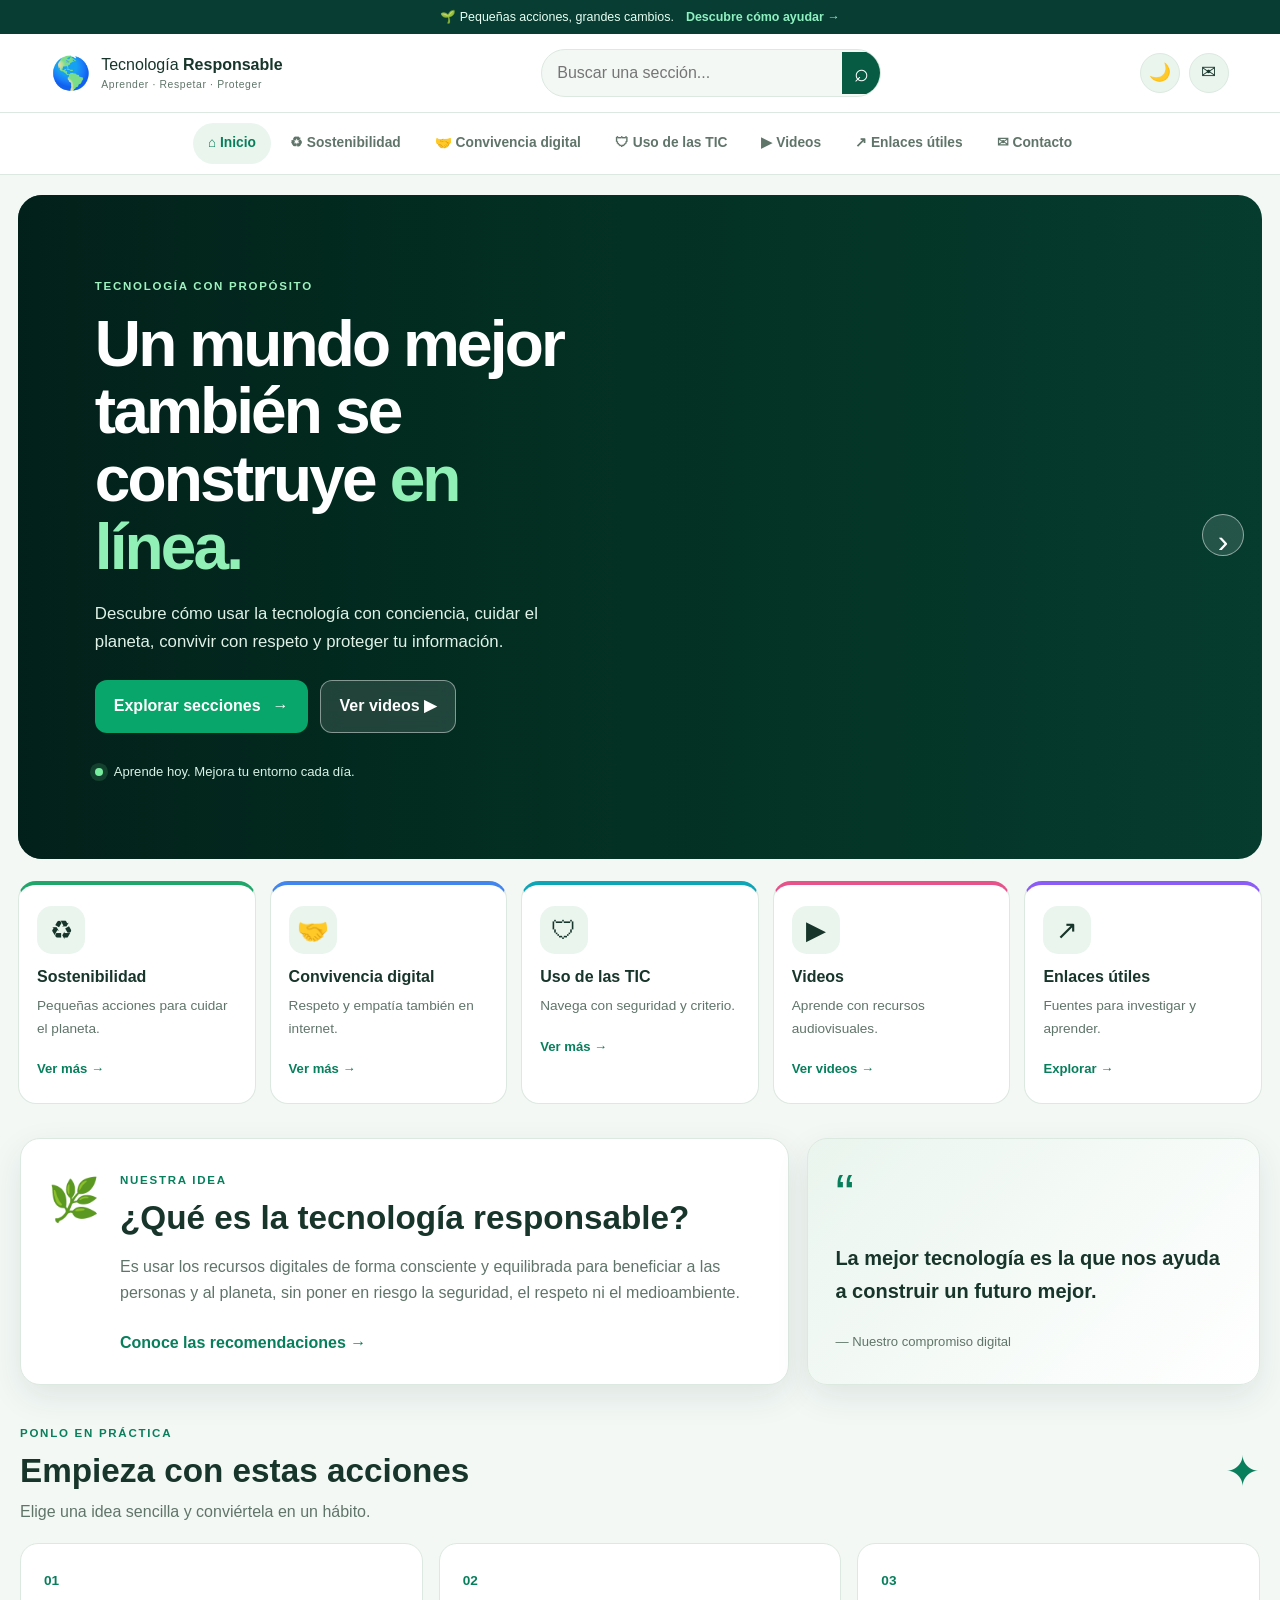
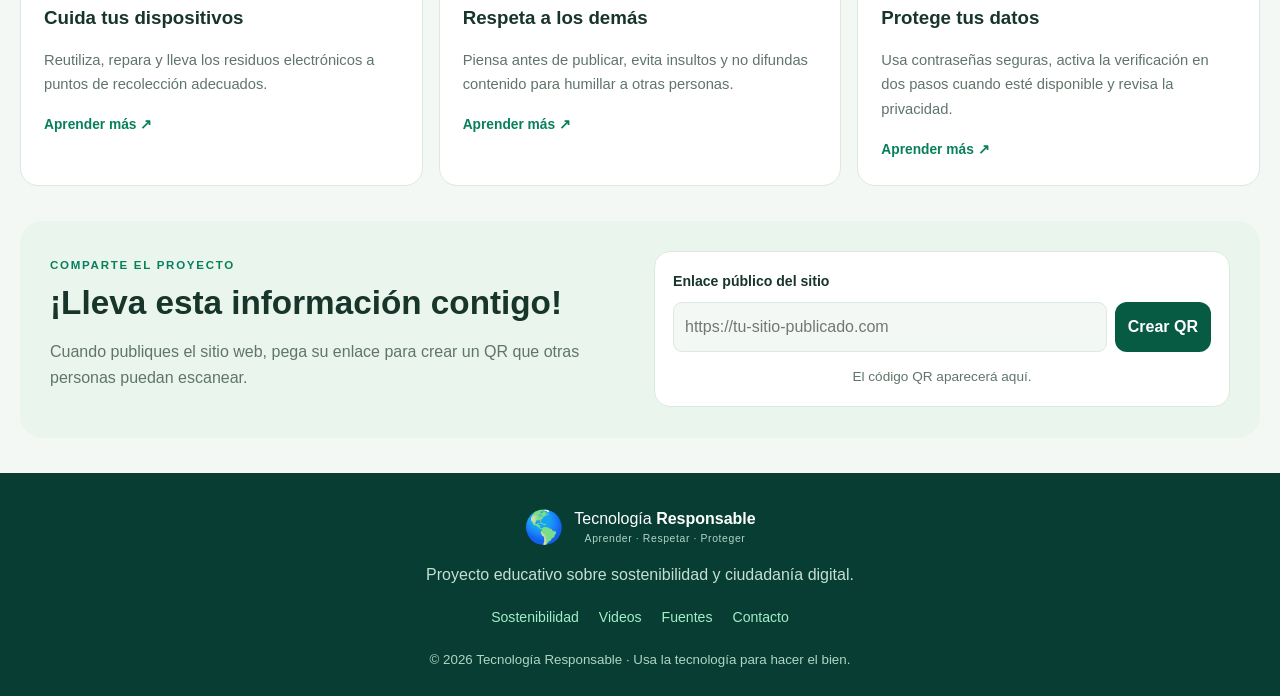
<file: index.html>
<!DOCTYPE html>
<html lang="es">
<head>
  <meta charset="UTF-8">
  <meta name="viewport" content="width=device-width, initial-scale=1.0">
  <meta name="description" content="Aprende sobre sostenibilidad, convivencia digital y uso responsable de las TIC.">
  <title>Tecnología Responsable | Inicio</title>
  <link rel="stylesheet" href="style.css">
  <script src="script.js" defer></script>
</head>
<body>
  <div class="announcement"><span>🌱 Pequeñas acciones, grandes cambios.</span><a href="sostenibilidad.html">Descubre cómo ayudar →</a></div>
  <header class="topbar">
    <a class="brand" href="index.html"><span class="brand-icon">🌎</span><span>Tecnología <b>Responsable</b><small>Aprender · Respetar · Proteger</small></span></a>
    <form class="search" role="search" data-search-form>
      <input type="search" placeholder="Buscar una sección..." aria-label="Buscar en el sitio" data-search-input>
      <button aria-label="Buscar" type="submit">⌕</button>
    </form>
    <div class="top-actions">
      <button class="icon-button" data-theme-toggle aria-label="Cambiar modo claro u oscuro" title="Cambiar tema">🌙</button>
      <a class="icon-button" href="contacto.html" aria-label="Contacto" title="Contacto">✉</a>
      <button class="menu-toggle" data-menu-toggle aria-label="Abrir menú">☰</button>
    </div>
  </header>
  <nav class="main-nav" data-main-nav aria-label="Navegación principal">
    <a class="active" href="index.html">⌂ Inicio</a>
    <a href="sostenibilidad.html">♻ Sostenibilidad</a>
    <a href="convivencia.html">🤝 Convivencia digital</a>
    <a href="tic.html">🛡 Uso de las TIC</a>
    <a href="videos.html">▶ Videos</a>
    <a href="enlaces.html">↗ Enlaces útiles</a>
    <a href="contacto.html">✉ Contacto</a>
  </nav>

  <main>
    <section class="hero">
      <div class="hero-shade"></div>
      <div class="hero-content">
        <span class="eyebrow">TECNOLOGÍA CON PROPÓSITO</span>
        <h1>Un mundo mejor<br>también se construye <span>en línea.</span></h1>
        <p>Descubre cómo usar la tecnología con conciencia, cuidar el planeta, convivir con respeto y proteger tu información.</p>
        <div class="hero-buttons">
          <a class="button primary" href="#explorar">Explorar secciones <span>→</span></a>
          <a class="button glass" href="videos.html">Ver videos ▶</a>
        </div>
        <div class="hero-note"><span class="live-dot"></span> Aprende hoy. Mejora tu entorno cada día.</div>
      </div>
      <a class="hero-next" href="sostenibilidad.html" aria-label="Ir a sostenibilidad">›</a>
    </section>

    <section class="quick-strip" id="explorar" aria-label="Accesos rápidos">
      <a class="quick-card green" href="sostenibilidad.html"><span class="quick-icon">♻</span><h3>Sostenibilidad</h3><p>Pequeñas acciones para cuidar el planeta.</p><span class="card-link">Ver más →</span></a>
      <a class="quick-card blue" href="convivencia.html"><span class="quick-icon">🤝</span><h3>Convivencia digital</h3><p>Respeto y empatía también en internet.</p><span class="card-link">Ver más →</span></a>
      <a class="quick-card cyan" href="tic.html"><span class="quick-icon">🛡</span><h3>Uso de las TIC</h3><p>Navega con seguridad y criterio.</p><span class="card-link">Ver más →</span></a>
      <a class="quick-card pink" href="videos.html"><span class="quick-icon">▶</span><h3>Videos</h3><p>Aprende con recursos audiovisuales.</p><span class="card-link">Ver videos →</span></a>
      <a class="quick-card purple" href="enlaces.html"><span class="quick-icon">↗</span><h3>Enlaces útiles</h3><p>Fuentes para investigar y aprender.</p><span class="card-link">Explorar →</span></a>
    </section>

    <section class="intro-grid">
      <article class="feature-panel">
        <div class="feature-symbol">🌿</div>
        <div><span class="eyebrow">NUESTRA IDEA</span><h2>¿Qué es la tecnología responsable?</h2><p>Es usar los recursos digitales de forma consciente y equilibrada para beneficiar a las personas y al planeta, sin poner en riesgo la seguridad, el respeto ni el medioambiente.</p><a class="text-link" href="tic.html">Conoce las recomendaciones →</a></div>
      </article>
      <article class="quote-panel"><span class="quote-mark">“</span><p>La mejor tecnología es la que nos ayuda a construir un futuro mejor.</p><span>— Nuestro compromiso digital</span></article>
    </section>

    <section class="section-block">
      <div class="section-heading"><div><span class="eyebrow">PONLO EN PRÁCTICA</span><h2>Empieza con estas acciones</h2><p>Elige una idea sencilla y conviértela en un hábito.</p></div><span class="heading-icon">✦</span></div>
      <div class="action-grid">
        <article class="action-card"><span class="number">01</span><h3>Cuida tus dispositivos</h3><p>Reutiliza, repara y lleva los residuos electrónicos a puntos de recolección adecuados.</p><a href="sostenibilidad.html">Aprender más ↗</a></article>
        <article class="action-card"><span class="number">02</span><h3>Respeta a los demás</h3><p>Piensa antes de publicar, evita insultos y no difundas contenido para humillar a otras personas.</p><a href="convivencia.html">Aprender más ↗</a></article>
        <article class="action-card"><span class="number">03</span><h3>Protege tus datos</h3><p>Usa contraseñas seguras, activa la verificación en dos pasos cuando esté disponible y revisa la privacidad.</p><a href="tic.html">Aprender más ↗</a></article>
      </div>
    </section>

    <section class="qr-band">
      <div><span class="eyebrow">COMPARTE EL PROYECTO</span><h2>¡Lleva esta información contigo!</h2><p>Cuando publiques el sitio web, pega su enlace para crear un QR que otras personas puedan escanear.</p></div>
      <div class="qr-widget"><label for="qr-url">Enlace público del sitio</label><div class="qr-input-row"><input type="url" id="qr-url" placeholder="https://tu-sitio-publicado.com"><button class="button primary" id="qr-generate">Crear QR</button></div><div id="qr-result" class="qr-result" aria-live="polite">El código QR aparecerá aquí.</div></div>
    </section>
  </main>

  <footer class="footer">
    <a class="brand footer-brand" href="index.html"><span class="brand-icon">🌎</span><span>Tecnología <b>Responsable</b><small>Aprender · Respetar · Proteger</small></span></a>
    <p>Proyecto educativo sobre sostenibilidad y ciudadanía digital.</p>
    <div class="footer-links"><a href="sostenibilidad.html">Sostenibilidad</a><a href="videos.html">Videos</a><a href="enlaces.html">Fuentes</a><a href="contacto.html">Contacto</a></div>
    <small>© <span data-year></span> Tecnología Responsable · Usa la tecnología para hacer el bien.</small>
  </footer>
  <button class="back-top" data-back-top aria-label="Volver arriba">↑</button>
</body>
</html>
</file>
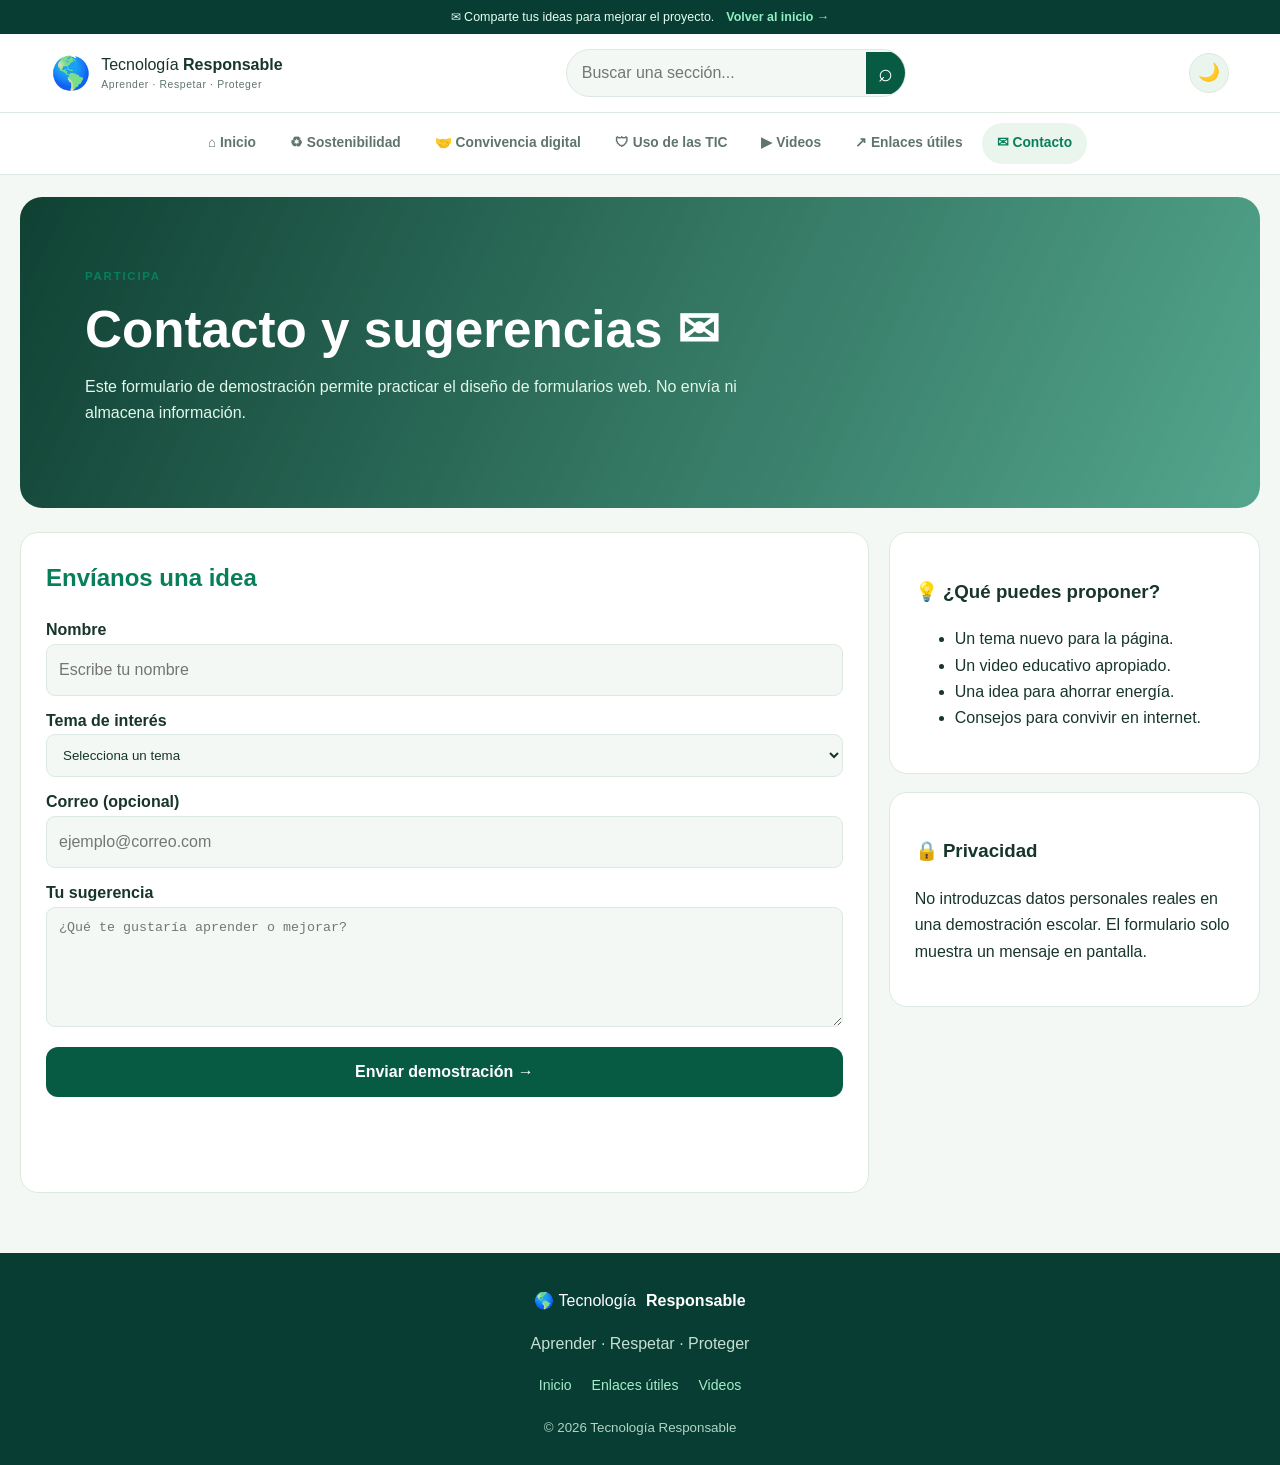
<file: contacto.html>
<!DOCTYPE html>
<html lang="es"><head><meta charset="UTF-8"><meta name="viewport" content="width=device-width, initial-scale=1.0"><title>Contacto | Tecnología Responsable</title><link rel="stylesheet" href="style.css"><script src="script.js" defer></script></head>
<body><div class="announcement">✉ Comparte tus ideas para mejorar el proyecto. <a href="index.html">Volver al inicio →</a></div>
<header class="topbar"><a class="brand" href="index.html"><span class="brand-icon">🌎</span><span>Tecnología <b>Responsable</b><small>Aprender · Respetar · Proteger</small></span></a><form class="search" data-search-form><input type="search" placeholder="Buscar una sección..." aria-label="Buscar" data-search-input><button type="submit" aria-label="Buscar">⌕</button></form><div class="top-actions"><button class="icon-button" data-theme-toggle aria-label="Cambiar tema">🌙</button><button class="menu-toggle" data-menu-toggle>☰</button></div></header>
<nav class="main-nav" data-main-nav><a href="index.html">⌂ Inicio</a><a href="sostenibilidad.html">♻ Sostenibilidad</a><a href="convivencia.html">🤝 Convivencia digital</a><a href="tic.html">🛡 Uso de las TIC</a><a href="videos.html">▶ Videos</a><a href="enlaces.html">↗ Enlaces útiles</a><a class="active" href="contacto.html">✉ Contacto</a></nav>
<main><section class="page-hero"><span class="eyebrow">PARTICIPA</span><h1>Contacto y sugerencias ✉</h1><p>Este formulario de demostración permite practicar el diseño de formularios web. No envía ni almacena información.</p></section>
<div class="content-layout"><div class="content-card"><h2>Envíanos una idea</h2><form class="contact-form" data-contact-form><div><label for="nombre">Nombre</label><input id="nombre" name="nombre" required maxlength="70" placeholder="Escribe tu nombre"></div><div><label for="tema">Tema de interés</label><select id="tema" name="tema" required><option value="">Selecciona un tema</option><option>Sostenibilidad</option><option>Convivencia digital</option><option>Uso responsable de las TIC</option><option>Videos y recursos</option><option>Otro</option></select></div><div><label for="correo">Correo (opcional)</label><input id="correo" name="correo" type="email" placeholder="ejemplo@correo.com"></div><div><label for="mensaje">Tu sugerencia</label><textarea id="mensaje" name="mensaje" required maxlength="1000" placeholder="¿Qué te gustaría aprender o mejorar?"></textarea></div><button class="button primary" type="submit">Enviar demostración →</button><p data-contact-feedback class="quiz-feedback" aria-live="polite"></p></form></div><aside><article class="side-card"><h3>💡 ¿Qué puedes proponer?</h3><ul><li>Un tema nuevo para la página.</li><li>Un video educativo apropiado.</li><li>Una idea para ahorrar energía.</li><li>Consejos para convivir en internet.</li></ul></article><article class="side-card"><h3>🔒 Privacidad</h3><p>No introduzcas datos personales reales en una demostración escolar. El formulario solo muestra un mensaje en pantalla.</p></article></aside></div></main>
<footer class="footer"><a class="brand footer-brand" href="index.html">🌎 Tecnología <b>Responsable</b></a><p>Aprender · Respetar · Proteger</p><div class="footer-links"><a href="index.html">Inicio</a><a href="enlaces.html">Enlaces útiles</a><a href="videos.html">Videos</a></div><small>© <span data-year></span> Tecnología Responsable</small></footer><button class="back-top" data-back-top>↑</button></body></html>
</file>
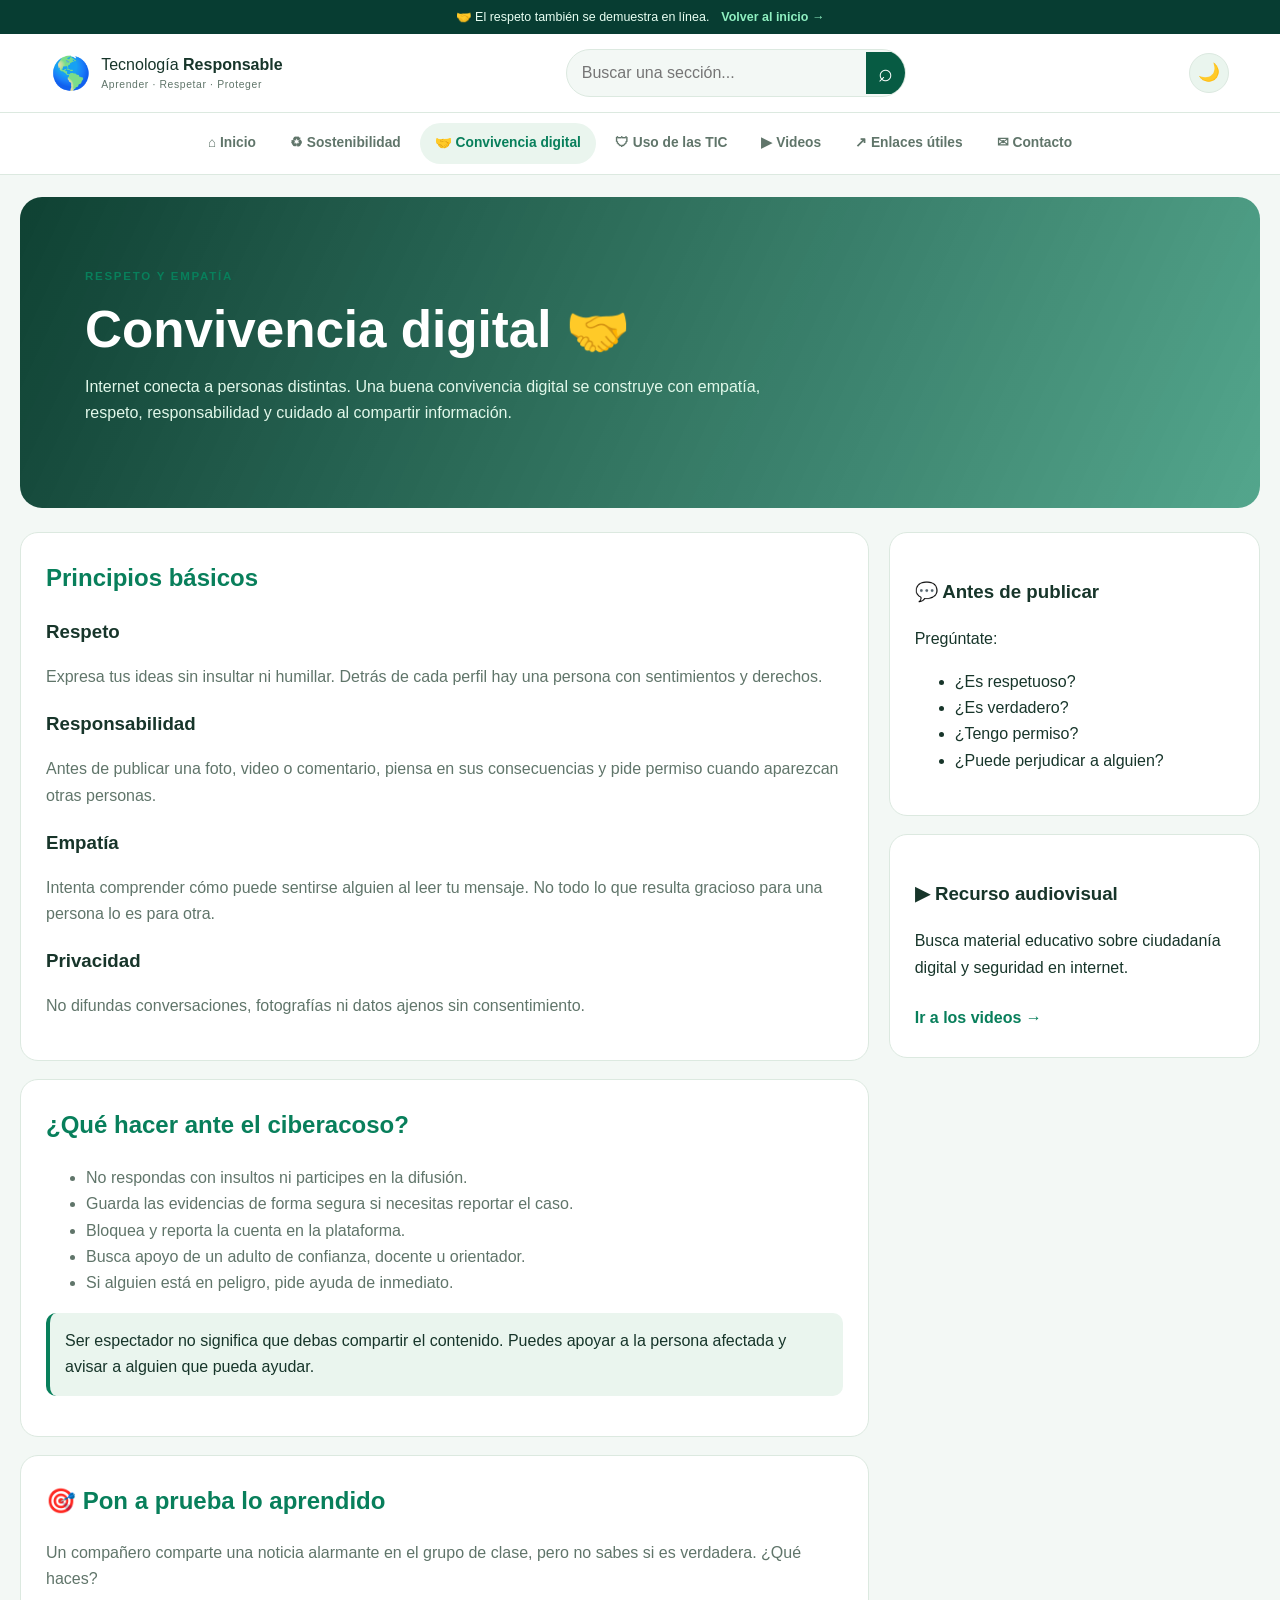
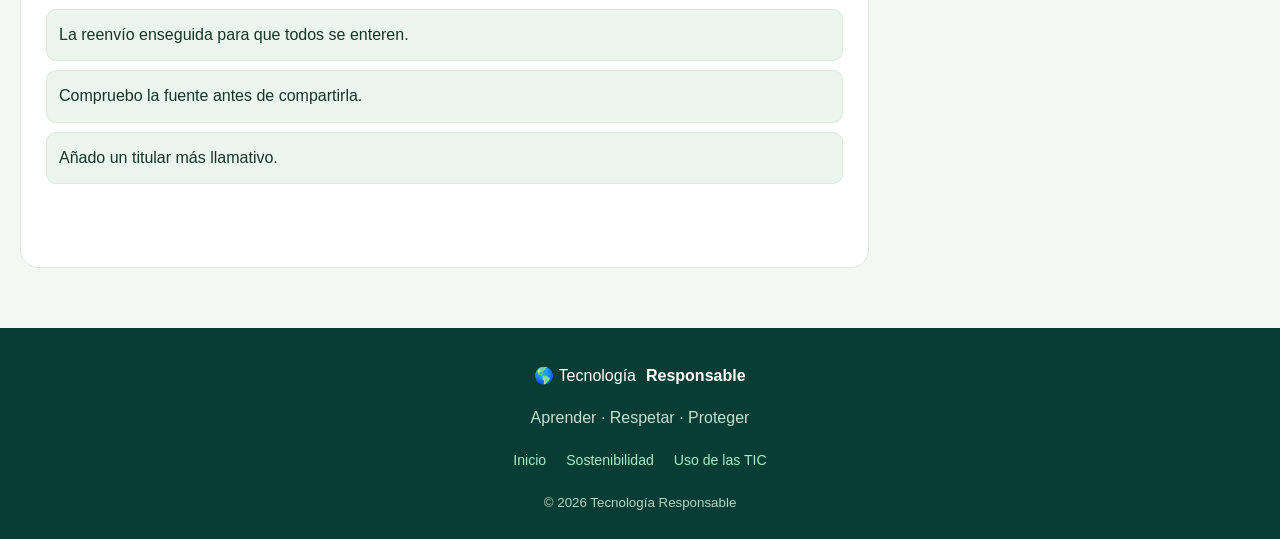
<file: convivencia.html>
<!DOCTYPE html>
<html lang="es"><head><meta charset="UTF-8"><meta name="viewport" content="width=device-width, initial-scale=1.0"><title>Convivencia Digital | Tecnología Responsable</title><link rel="stylesheet" href="style.css"><script src="script.js" defer></script></head>
<body><div class="announcement">🤝 El respeto también se demuestra en línea. <a href="index.html">Volver al inicio →</a></div>
<header class="topbar"><a class="brand" href="index.html"><span class="brand-icon">🌎</span><span>Tecnología <b>Responsable</b><small>Aprender · Respetar · Proteger</small></span></a><form class="search" data-search-form><input type="search" placeholder="Buscar una sección..." aria-label="Buscar" data-search-input><button type="submit" aria-label="Buscar">⌕</button></form><div class="top-actions"><button class="icon-button" data-theme-toggle aria-label="Cambiar tema">🌙</button><button class="menu-toggle" data-menu-toggle>☰</button></div></header>
<nav class="main-nav" data-main-nav><a href="index.html">⌂ Inicio</a><a href="sostenibilidad.html">♻ Sostenibilidad</a><a class="active" href="convivencia.html">🤝 Convivencia digital</a><a href="tic.html">🛡 Uso de las TIC</a><a href="videos.html">▶ Videos</a><a href="enlaces.html">↗ Enlaces útiles</a><a href="contacto.html">✉ Contacto</a></nav>
<main><section class="page-hero"><span class="eyebrow">RESPETO Y EMPATÍA</span><h1>Convivencia digital 🤝</h1><p>Internet conecta a personas distintas. Una buena convivencia digital se construye con empatía, respeto, responsabilidad y cuidado al compartir información.</p></section>
<div class="content-layout"><div>
<article class="content-card"><h2>Principios básicos</h2><h3>Respeto</h3><p>Expresa tus ideas sin insultar ni humillar. Detrás de cada perfil hay una persona con sentimientos y derechos.</p><h3>Responsabilidad</h3><p>Antes de publicar una foto, video o comentario, piensa en sus consecuencias y pide permiso cuando aparezcan otras personas.</p><h3>Empatía</h3><p>Intenta comprender cómo puede sentirse alguien al leer tu mensaje. No todo lo que resulta gracioso para una persona lo es para otra.</p><h3>Privacidad</h3><p>No difundas conversaciones, fotografías ni datos ajenos sin consentimiento.</p></article>
<article class="content-card"><h2>¿Qué hacer ante el ciberacoso?</h2><ul><li>No respondas con insultos ni participes en la difusión.</li><li>Guarda las evidencias de forma segura si necesitas reportar el caso.</li><li>Bloquea y reporta la cuenta en la plataforma.</li><li>Busca apoyo de un adulto de confianza, docente u orientador.</li><li>Si alguien está en peligro, pide ayuda de inmediato.</li></ul><div class="tip">Ser espectador no significa que debas compartir el contenido. Puedes apoyar a la persona afectada y avisar a alguien que pueda ayudar.</div></article>
<article class="content-card"><h2>🎯 Pon a prueba lo aprendido</h2><p>Un compañero comparte una noticia alarmante en el grupo de clase, pero no sabes si es verdadera. ¿Qué haces?</p><div class="quiz-options"><button data-quiz-answer="wrong">La reenvío enseguida para que todos se enteren.</button><button data-quiz-answer="correct">Compruebo la fuente antes de compartirla.</button><button data-quiz-answer="wrong">Añado un titular más llamativo.</button></div><p class="quiz-feedback" data-quiz-feedback aria-live="polite"></p></article>
</div><aside><article class="side-card"><h3>💬 Antes de publicar</h3><p>Pregúntate:</p><ul><li>¿Es respetuoso?</li><li>¿Es verdadero?</li><li>¿Tengo permiso?</li><li>¿Puede perjudicar a alguien?</li></ul></article><article class="side-card"><h3>▶ Recurso audiovisual</h3><p>Busca material educativo sobre ciudadanía digital y seguridad en internet.</p><a class="text-link" href="videos.html">Ir a los videos →</a></article></aside></div></main>
<footer class="footer"><a class="brand footer-brand" href="index.html">🌎 Tecnología <b>Responsable</b></a><p>Aprender · Respetar · Proteger</p><div class="footer-links"><a href="index.html">Inicio</a><a href="sostenibilidad.html">Sostenibilidad</a><a href="tic.html">Uso de las TIC</a></div><small>© <span data-year></span> Tecnología Responsable</small></footer><button class="back-top" data-back-top>↑</button></body></html>
</file>
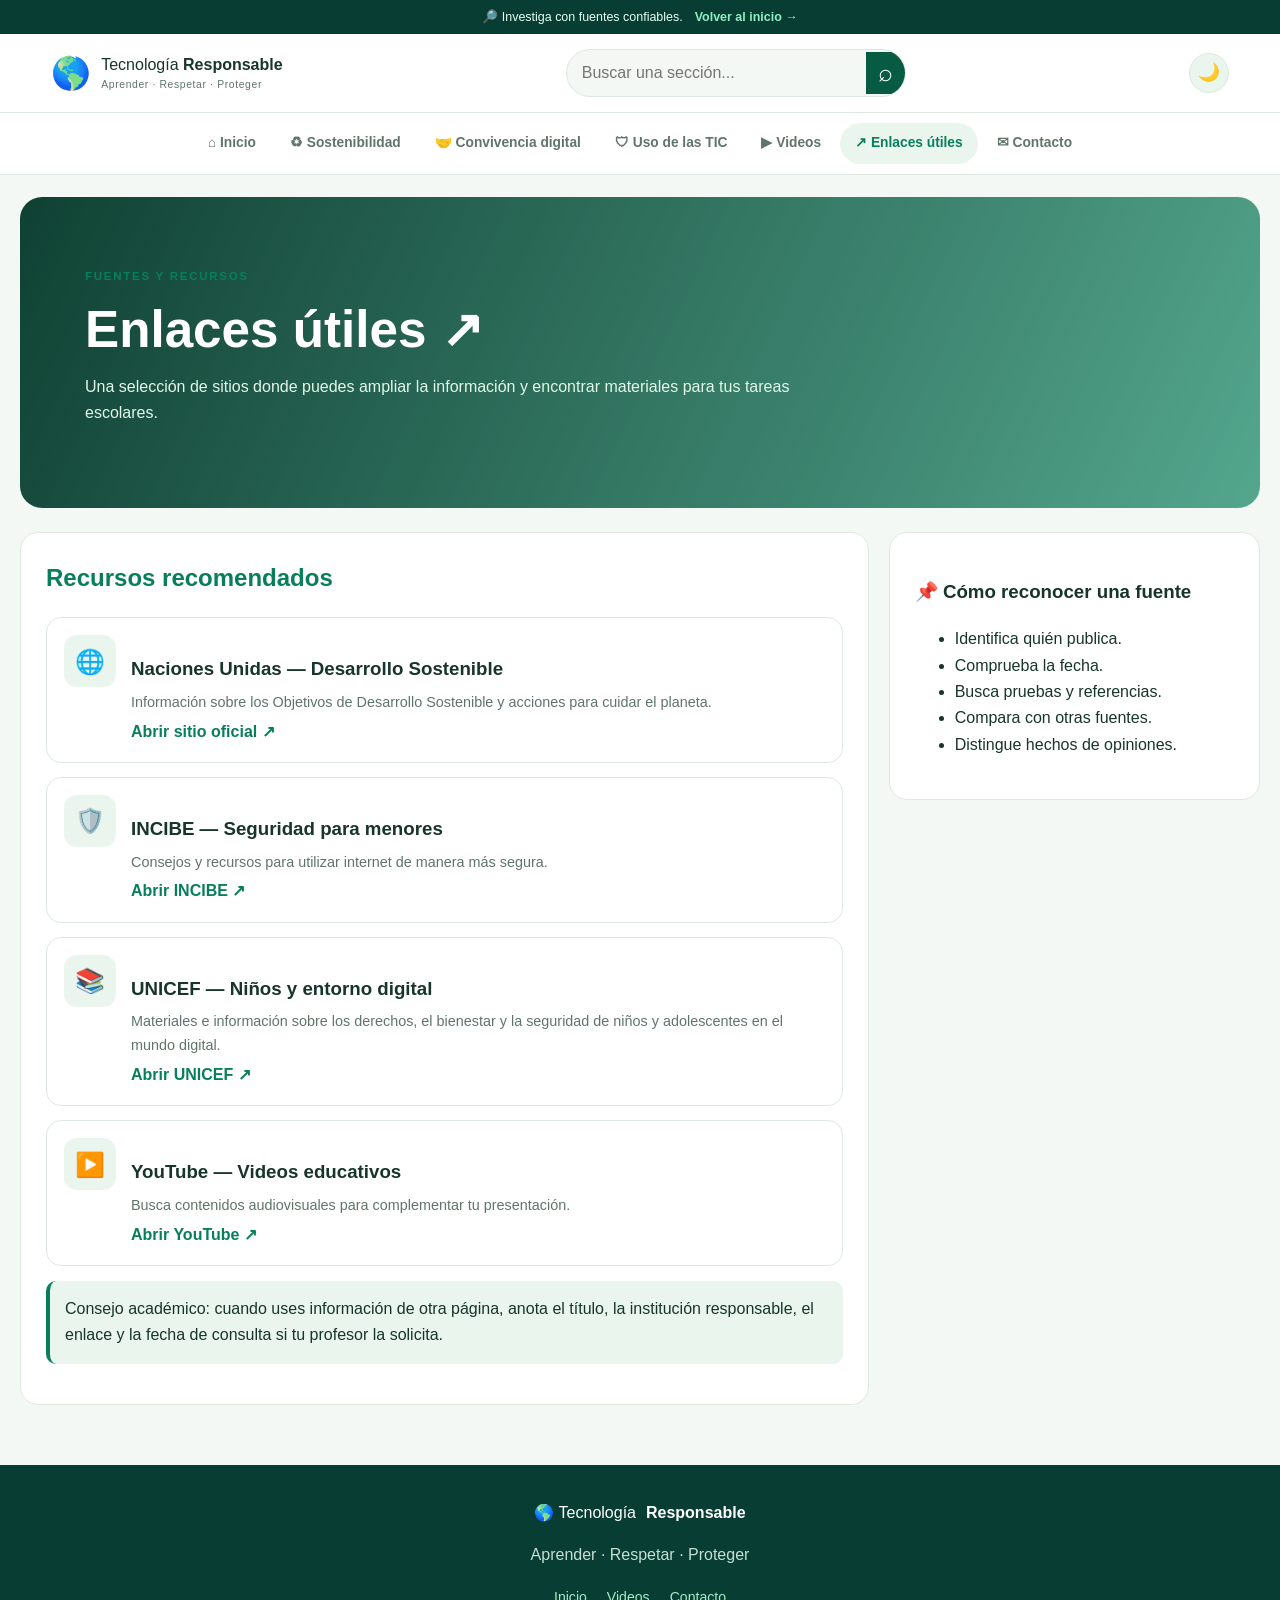
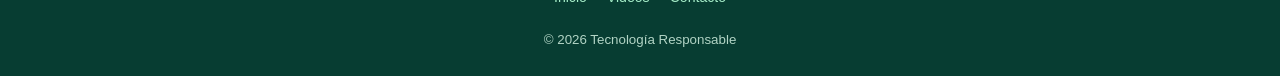
<file: enlaces.html>
<!DOCTYPE html>
<html lang="es"><head><meta charset="UTF-8"><meta name="viewport" content="width=device-width, initial-scale=1.0"><title>Enlaces útiles | Tecnología Responsable</title><link rel="stylesheet" href="style.css"><script src="script.js" defer></script></head>
<body><div class="announcement">🔎 Investiga con fuentes confiables. <a href="index.html">Volver al inicio →</a></div>
<header class="topbar"><a class="brand" href="index.html"><span class="brand-icon">🌎</span><span>Tecnología <b>Responsable</b><small>Aprender · Respetar · Proteger</small></span></a><form class="search" data-search-form><input type="search" placeholder="Buscar una sección..." aria-label="Buscar" data-search-input><button type="submit" aria-label="Buscar">⌕</button></form><div class="top-actions"><button class="icon-button" data-theme-toggle aria-label="Cambiar tema">🌙</button><button class="menu-toggle" data-menu-toggle>☰</button></div></header>
<nav class="main-nav" data-main-nav><a href="index.html">⌂ Inicio</a><a href="sostenibilidad.html">♻ Sostenibilidad</a><a href="convivencia.html">🤝 Convivencia digital</a><a href="tic.html">🛡 Uso de las TIC</a><a href="videos.html">▶ Videos</a><a class="active" href="enlaces.html">↗ Enlaces útiles</a><a href="contacto.html">✉ Contacto</a></nav>
<main><section class="page-hero"><span class="eyebrow">FUENTES Y RECURSOS</span><h1>Enlaces útiles ↗</h1><p>Una selección de sitios donde puedes ampliar la información y encontrar materiales para tus tareas escolares.</p></section>
<div class="content-layout"><div class="content-card"><h2>Recursos recomendados</h2><div class="resource-list">
<article class="resource-card"><div class="resource-icon">🌐</div><div><h3>Naciones Unidas — Desarrollo Sostenible</h3><p>Información sobre los Objetivos de Desarrollo Sostenible y acciones para cuidar el planeta.</p><a href="https://www.un.org/sustainabledevelopment/es/" target="_blank" rel="noopener">Abrir sitio oficial ↗</a></div></article>
<article class="resource-card"><div class="resource-icon">🛡️</div><div><h3>INCIBE — Seguridad para menores</h3><p>Consejos y recursos para utilizar internet de manera más segura.</p><a href="https://www.incibe.es/menores" target="_blank" rel="noopener">Abrir INCIBE ↗</a></div></article>
<article class="resource-card"><div class="resource-icon">📚</div><div><h3>UNICEF — Niños y entorno digital</h3><p>Materiales e información sobre los derechos, el bienestar y la seguridad de niños y adolescentes en el mundo digital.</p><a href="https://www.unicef.org/es" target="_blank" rel="noopener">Abrir UNICEF ↗</a></div></article>
<article class="resource-card"><div class="resource-icon">▶️</div><div><h3>YouTube — Videos educativos</h3><p>Busca contenidos audiovisuales para complementar tu presentación.</p><a href="https://www.youtube.com/" target="_blank" rel="noopener">Abrir YouTube ↗</a></div></article>
</div><div class="tip">Consejo académico: cuando uses información de otra página, anota el título, la institución responsable, el enlace y la fecha de consulta si tu profesor la solicita.</div></div>
<aside><article class="side-card"><h3>📌 Cómo reconocer una fuente</h3><ul><li>Identifica quién publica.</li><li>Comprueba la fecha.</li><li>Busca pruebas y referencias.</li><li>Compara con otras fuentes.</li><li>Distingue hechos de opiniones.</li></ul></article></aside></div></main>
<footer class="footer"><a class="brand footer-brand" href="index.html">🌎 Tecnología <b>Responsable</b></a><p>Aprender · Respetar · Proteger</p><div class="footer-links"><a href="index.html">Inicio</a><a href="videos.html">Videos</a><a href="contacto.html">Contacto</a></div><small>© <span data-year></span> Tecnología Responsable</small></footer><button class="back-top" data-back-top>↑</button></body></html>
</file>
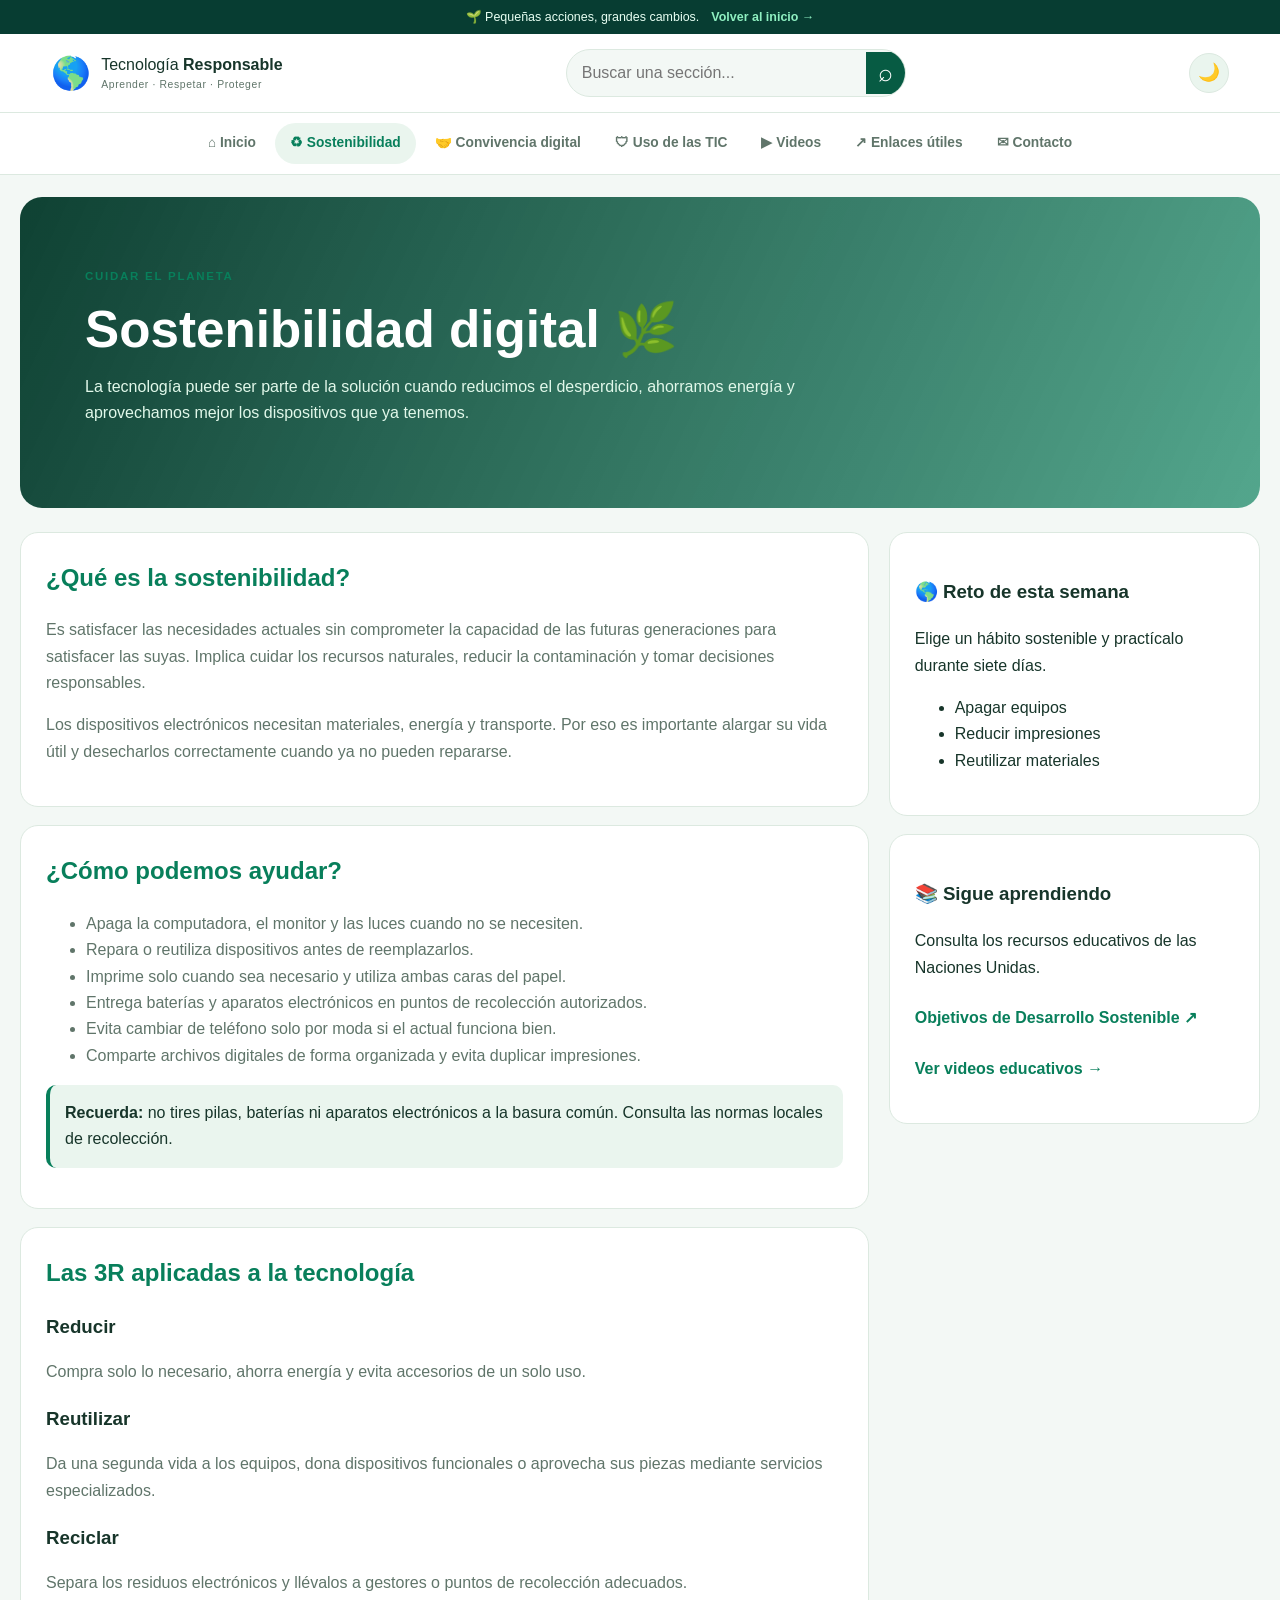
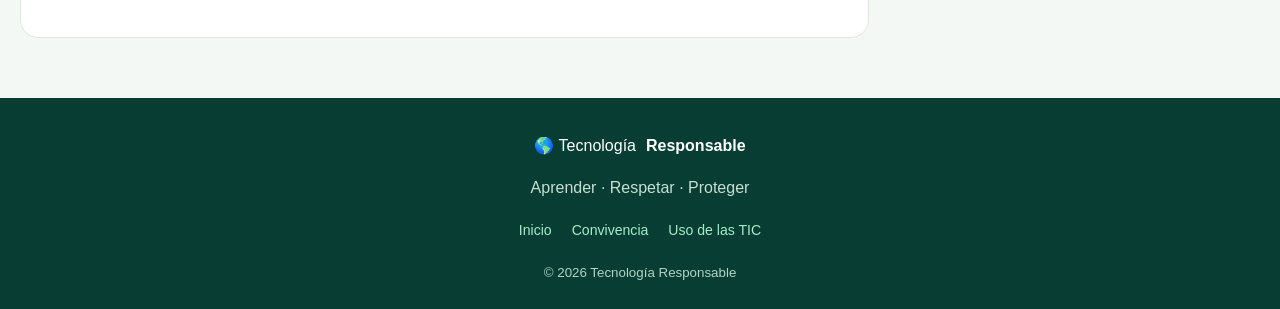
<file: sostenibilidad.html>
<!DOCTYPE html>
<html lang="es"><head><meta charset="UTF-8"><meta name="viewport" content="width=device-width, initial-scale=1.0"><title>Sostenibilidad | Tecnología Responsable</title><link rel="stylesheet" href="style.css"><script src="script.js" defer></script></head>
<body>
<div class="announcement">🌱 Pequeñas acciones, grandes cambios. <a href="index.html">Volver al inicio →</a></div>
<header class="topbar"><a class="brand" href="index.html"><span class="brand-icon">🌎</span><span>Tecnología <b>Responsable</b><small>Aprender · Respetar · Proteger</small></span></a><form class="search" data-search-form><input type="search" placeholder="Buscar una sección..." aria-label="Buscar" data-search-input><button type="submit" aria-label="Buscar">⌕</button></form><div class="top-actions"><button class="icon-button" data-theme-toggle aria-label="Cambiar tema">🌙</button><button class="menu-toggle" data-menu-toggle>☰</button></div></header>
<nav class="main-nav" data-main-nav><a href="index.html">⌂ Inicio</a><a class="active" href="sostenibilidad.html">♻ Sostenibilidad</a><a href="convivencia.html">🤝 Convivencia digital</a><a href="tic.html">🛡 Uso de las TIC</a><a href="videos.html">▶ Videos</a><a href="enlaces.html">↗ Enlaces útiles</a><a href="contacto.html">✉ Contacto</a></nav>
<main><section class="page-hero"><span class="eyebrow">CUIDAR EL PLANETA</span><h1>Sostenibilidad digital 🌿</h1><p>La tecnología puede ser parte de la solución cuando reducimos el desperdicio, ahorramos energía y aprovechamos mejor los dispositivos que ya tenemos.</p></section>
<div class="content-layout"><div>
<article class="content-card"><h2>¿Qué es la sostenibilidad?</h2><p>Es satisfacer las necesidades actuales sin comprometer la capacidad de las futuras generaciones para satisfacer las suyas. Implica cuidar los recursos naturales, reducir la contaminación y tomar decisiones responsables.</p><p>Los dispositivos electrónicos necesitan materiales, energía y transporte. Por eso es importante alargar su vida útil y desecharlos correctamente cuando ya no pueden repararse.</p></article>
<article class="content-card"><h2>¿Cómo podemos ayudar?</h2><ul><li>Apaga la computadora, el monitor y las luces cuando no se necesiten.</li><li>Repara o reutiliza dispositivos antes de reemplazarlos.</li><li>Imprime solo cuando sea necesario y utiliza ambas caras del papel.</li><li>Entrega baterías y aparatos electrónicos en puntos de recolección autorizados.</li><li>Evita cambiar de teléfono solo por moda si el actual funciona bien.</li><li>Comparte archivos digitales de forma organizada y evita duplicar impresiones.</li></ul><div class="tip"><b>Recuerda:</b> no tires pilas, baterías ni aparatos electrónicos a la basura común. Consulta las normas locales de recolección.</div></article>
<article class="content-card"><h2>Las 3R aplicadas a la tecnología</h2><h3>Reducir</h3><p>Compra solo lo necesario, ahorra energía y evita accesorios de un solo uso.</p><h3>Reutilizar</h3><p>Da una segunda vida a los equipos, dona dispositivos funcionales o aprovecha sus piezas mediante servicios especializados.</p><h3>Reciclar</h3><p>Separa los residuos electrónicos y llévalos a gestores o puntos de recolección adecuados.</p></article>
</div><aside><article class="side-card"><h3>🌎 Reto de esta semana</h3><p>Elige un hábito sostenible y practícalo durante siete días.</p><ul><li>Apagar equipos</li><li>Reducir impresiones</li><li>Reutilizar materiales</li></ul></article><article class="side-card"><h3>📚 Sigue aprendiendo</h3><p>Consulta los recursos educativos de las Naciones Unidas.</p><a class="text-link" href="https://www.un.org/sustainabledevelopment/es/" target="_blank" rel="noopener">Objetivos de Desarrollo Sostenible ↗</a><p><a class="text-link" href="videos.html">Ver videos educativos →</a></p></article></aside></div></main>
<footer class="footer"><a class="brand footer-brand" href="index.html">🌎 Tecnología <b>Responsable</b></a><p>Aprender · Respetar · Proteger</p><div class="footer-links"><a href="index.html">Inicio</a><a href="convivencia.html">Convivencia</a><a href="tic.html">Uso de las TIC</a></div><small>© <span data-year></span> Tecnología Responsable</small></footer><button class="back-top" data-back-top>↑</button></body></html>
</file>
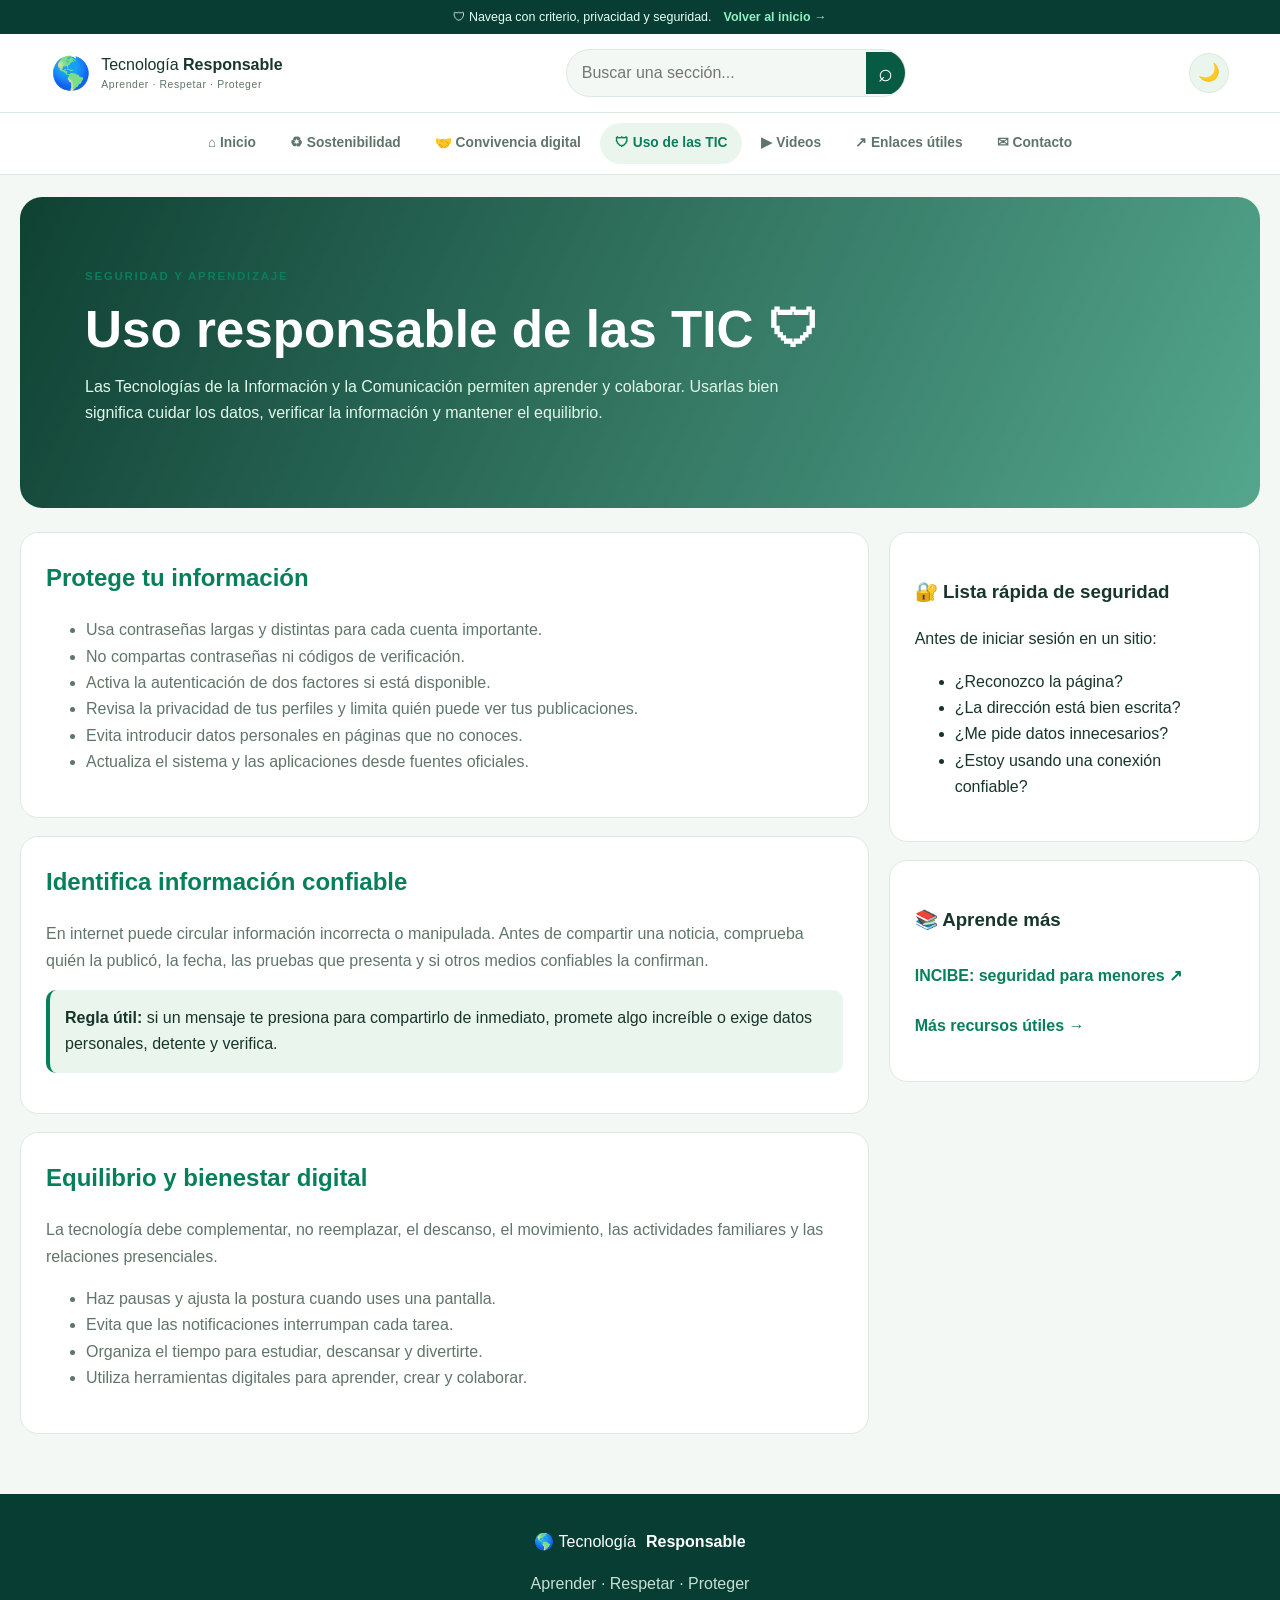
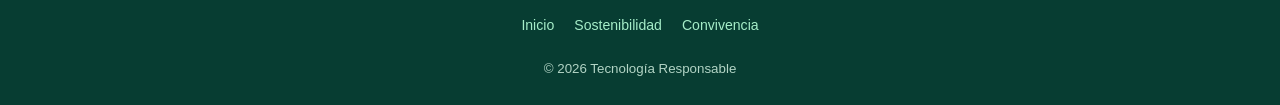
<file: tic.html>
<!DOCTYPE html>
<html lang="es"><head><meta charset="UTF-8"><meta name="viewport" content="width=device-width, initial-scale=1.0"><title>Uso responsable de las TIC | Tecnología Responsable</title><link rel="stylesheet" href="style.css"><script src="script.js" defer></script></head>
<body><div class="announcement">🛡 Navega con criterio, privacidad y seguridad. <a href="index.html">Volver al inicio →</a></div>
<header class="topbar"><a class="brand" href="index.html"><span class="brand-icon">🌎</span><span>Tecnología <b>Responsable</b><small>Aprender · Respetar · Proteger</small></span></a><form class="search" data-search-form><input type="search" placeholder="Buscar una sección..." aria-label="Buscar" data-search-input><button type="submit" aria-label="Buscar">⌕</button></form><div class="top-actions"><button class="icon-button" data-theme-toggle aria-label="Cambiar tema">🌙</button><button class="menu-toggle" data-menu-toggle>☰</button></div></header>
<nav class="main-nav" data-main-nav><a href="index.html">⌂ Inicio</a><a href="sostenibilidad.html">♻ Sostenibilidad</a><a href="convivencia.html">🤝 Convivencia digital</a><a class="active" href="tic.html">🛡 Uso de las TIC</a><a href="videos.html">▶ Videos</a><a href="enlaces.html">↗ Enlaces útiles</a><a href="contacto.html">✉ Contacto</a></nav>
<main><section class="page-hero"><span class="eyebrow">SEGURIDAD Y APRENDIZAJE</span><h1>Uso responsable de las TIC 🛡</h1><p>Las Tecnologías de la Información y la Comunicación permiten aprender y colaborar. Usarlas bien significa cuidar los datos, verificar la información y mantener el equilibrio.</p></section>
<div class="content-layout"><div>
<article class="content-card"><h2>Protege tu información</h2><ul><li>Usa contraseñas largas y distintas para cada cuenta importante.</li><li>No compartas contraseñas ni códigos de verificación.</li><li>Activa la autenticación de dos factores si está disponible.</li><li>Revisa la privacidad de tus perfiles y limita quién puede ver tus publicaciones.</li><li>Evita introducir datos personales en páginas que no conoces.</li><li>Actualiza el sistema y las aplicaciones desde fuentes oficiales.</li></ul></article>
<article class="content-card"><h2>Identifica información confiable</h2><p>En internet puede circular información incorrecta o manipulada. Antes de compartir una noticia, comprueba quién la publicó, la fecha, las pruebas que presenta y si otros medios confiables la confirman.</p><div class="tip"><b>Regla útil:</b> si un mensaje te presiona para compartirlo de inmediato, promete algo increíble o exige datos personales, detente y verifica.</div></article>
<article class="content-card"><h2>Equilibrio y bienestar digital</h2><p>La tecnología debe complementar, no reemplazar, el descanso, el movimiento, las actividades familiares y las relaciones presenciales.</p><ul><li>Haz pausas y ajusta la postura cuando uses una pantalla.</li><li>Evita que las notificaciones interrumpan cada tarea.</li><li>Organiza el tiempo para estudiar, descansar y divertirte.</li><li>Utiliza herramientas digitales para aprender, crear y colaborar.</li></ul></article>
</div><aside><article class="side-card"><h3>🔐 Lista rápida de seguridad</h3><p>Antes de iniciar sesión en un sitio:</p><ul><li>¿Reconozco la página?</li><li>¿La dirección está bien escrita?</li><li>¿Me pide datos innecesarios?</li><li>¿Estoy usando una conexión confiable?</li></ul></article><article class="side-card"><h3>📚 Aprende más</h3><a class="text-link" href="https://www.incibe.es/menores" target="_blank" rel="noopener">INCIBE: seguridad para menores ↗</a><p><a class="text-link" href="enlaces.html">Más recursos útiles →</a></p></article></aside></div></main>
<footer class="footer"><a class="brand footer-brand" href="index.html">🌎 Tecnología <b>Responsable</b></a><p>Aprender · Respetar · Proteger</p><div class="footer-links"><a href="index.html">Inicio</a><a href="sostenibilidad.html">Sostenibilidad</a><a href="convivencia.html">Convivencia</a></div><small>© <span data-year></span> Tecnología Responsable</small></footer><button class="back-top" data-back-top>↑</button></body></html>
</file>
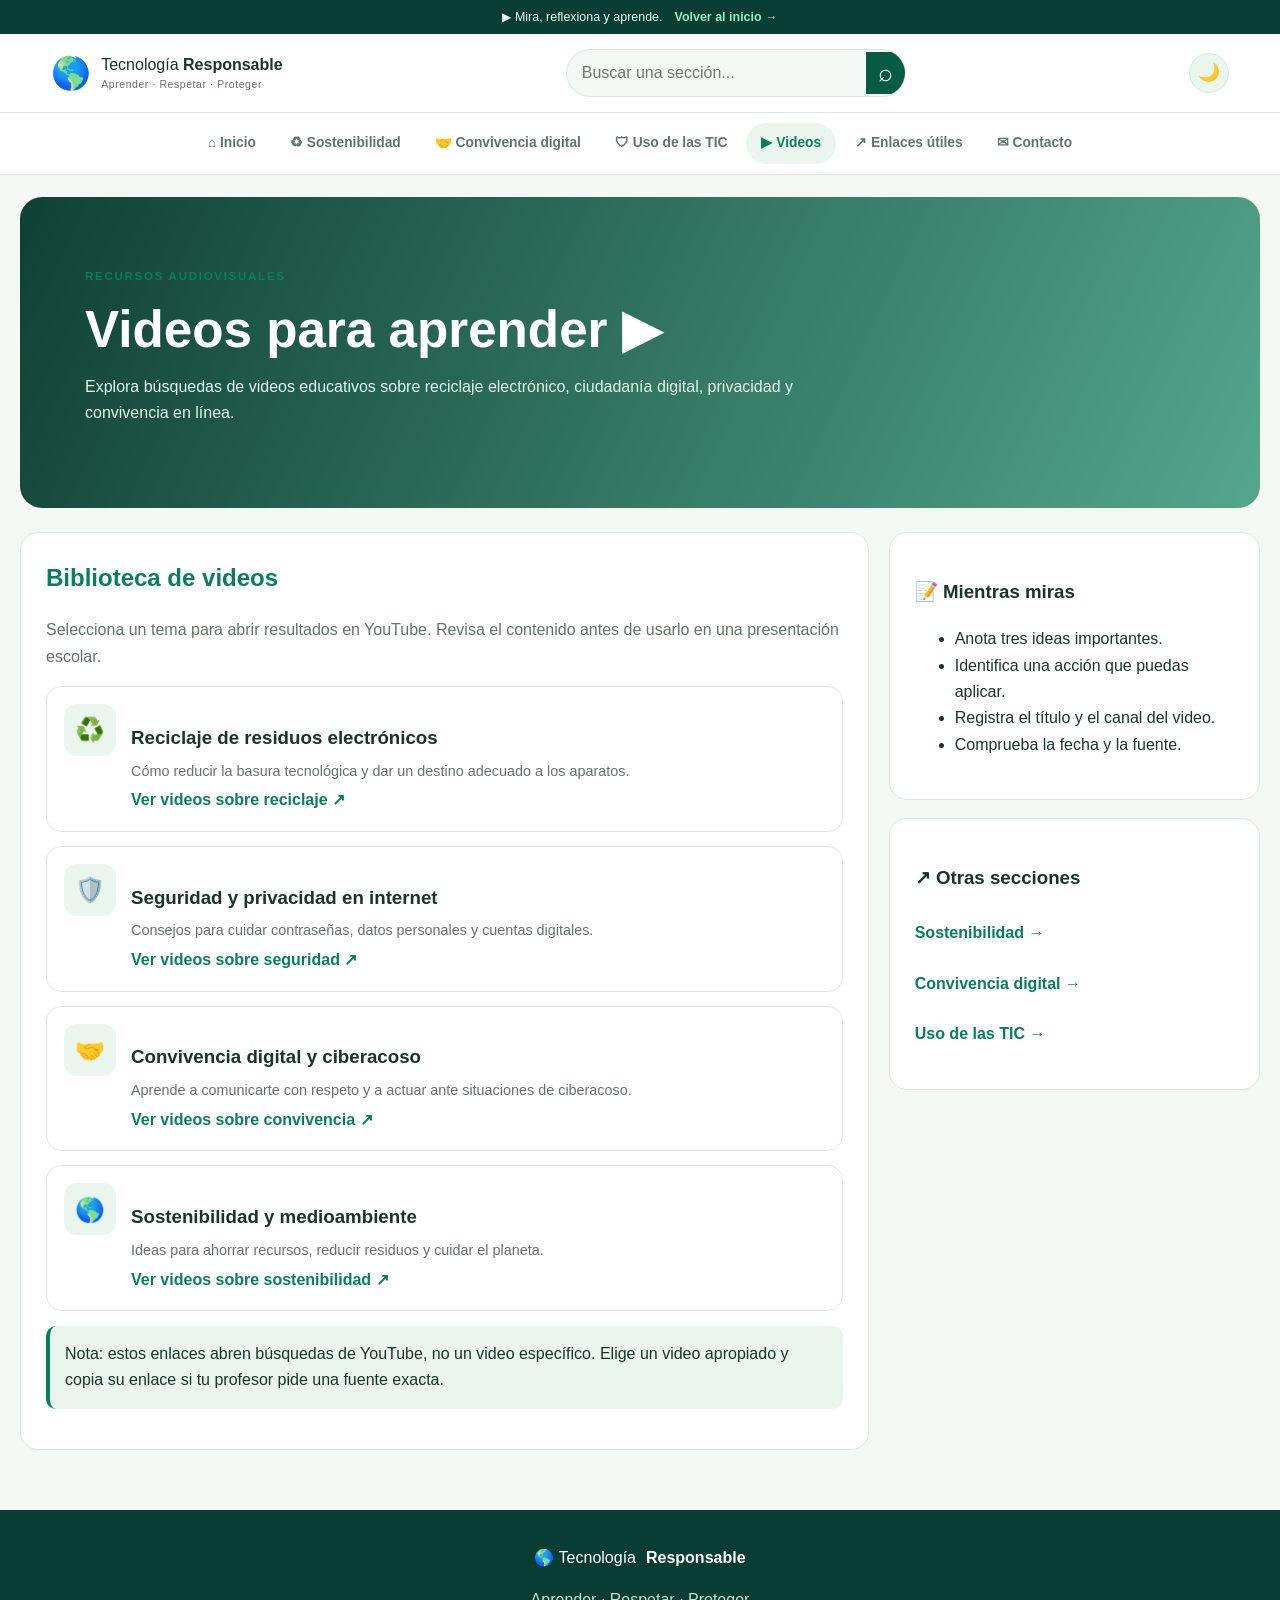
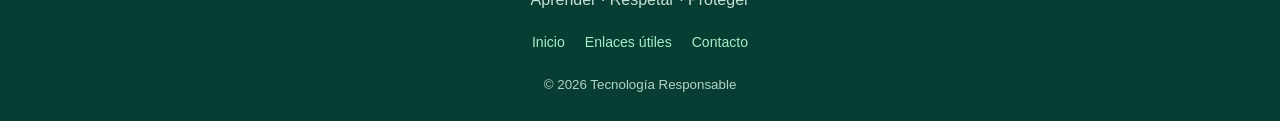
<file: videos.html>
<!DOCTYPE html>
<html lang="es"><head><meta charset="UTF-8"><meta name="viewport" content="width=device-width, initial-scale=1.0"><title>Videos educativos | Tecnología Responsable</title><link rel="stylesheet" href="style.css"><script src="script.js" defer></script></head>
<body><div class="announcement">▶ Mira, reflexiona y aprende. <a href="index.html">Volver al inicio →</a></div>
<header class="topbar"><a class="brand" href="index.html"><span class="brand-icon">🌎</span><span>Tecnología <b>Responsable</b><small>Aprender · Respetar · Proteger</small></span></a><form class="search" data-search-form><input type="search" placeholder="Buscar una sección..." aria-label="Buscar" data-search-input><button type="submit" aria-label="Buscar">⌕</button></form><div class="top-actions"><button class="icon-button" data-theme-toggle aria-label="Cambiar tema">🌙</button><button class="menu-toggle" data-menu-toggle>☰</button></div></header>
<nav class="main-nav" data-main-nav><a href="index.html">⌂ Inicio</a><a href="sostenibilidad.html">♻ Sostenibilidad</a><a href="convivencia.html">🤝 Convivencia digital</a><a href="tic.html">🛡 Uso de las TIC</a><a class="active" href="videos.html">▶ Videos</a><a href="enlaces.html">↗ Enlaces útiles</a><a href="contacto.html">✉ Contacto</a></nav>
<main><section class="page-hero"><span class="eyebrow">RECURSOS AUDIOVISUALES</span><h1>Videos para aprender ▶</h1><p>Explora búsquedas de videos educativos sobre reciclaje electrónico, ciudadanía digital, privacidad y convivencia en línea.</p></section>
<div class="content-layout"><div class="content-card"><h2>Biblioteca de videos</h2><p>Selecciona un tema para abrir resultados en YouTube. Revisa el contenido antes de usarlo en una presentación escolar.</p><div class="video-list">
<article class="video-card"><div class="video-icon">♻️</div><div><h3>Reciclaje de residuos electrónicos</h3><p>Cómo reducir la basura tecnológica y dar un destino adecuado a los aparatos.</p><a href="https://www.youtube.com/results?search_query=reciclaje+de+residuos+electronicos+educativo" target="_blank" rel="noopener">Ver videos sobre reciclaje ↗</a></div></article>
<article class="video-card"><div class="video-icon">🛡️</div><div><h3>Seguridad y privacidad en internet</h3><p>Consejos para cuidar contraseñas, datos personales y cuentas digitales.</p><a href="https://www.youtube.com/results?search_query=seguridad+digital+para+estudiantes" target="_blank" rel="noopener">Ver videos sobre seguridad ↗</a></div></article>
<article class="video-card"><div class="video-icon">🤝</div><div><h3>Convivencia digital y ciberacoso</h3><p>Aprende a comunicarte con respeto y a actuar ante situaciones de ciberacoso.</p><a href="https://www.youtube.com/results?search_query=convivencia+digital+ciberacoso+educativo" target="_blank" rel="noopener">Ver videos sobre convivencia ↗</a></div></article>
<article class="video-card"><div class="video-icon">🌎</div><div><h3>Sostenibilidad y medioambiente</h3><p>Ideas para ahorrar recursos, reducir residuos y cuidar el planeta.</p><a href="https://www.youtube.com/results?search_query=sostenibilidad+medioambiente+para+estudiantes" target="_blank" rel="noopener">Ver videos sobre sostenibilidad ↗</a></div></article>
</div><div class="tip">Nota: estos enlaces abren búsquedas de YouTube, no un video específico. Elige un video apropiado y copia su enlace si tu profesor pide una fuente exacta.</div></div>
<aside><article class="side-card"><h3>📝 Mientras miras</h3><ul><li>Anota tres ideas importantes.</li><li>Identifica una acción que puedas aplicar.</li><li>Registra el título y el canal del video.</li><li>Comprueba la fecha y la fuente.</li></ul></article><article class="side-card"><h3>↗ Otras secciones</h3><p><a class="text-link" href="sostenibilidad.html">Sostenibilidad →</a></p><p><a class="text-link" href="convivencia.html">Convivencia digital →</a></p><p><a class="text-link" href="tic.html">Uso de las TIC →</a></p></article></aside></div></main>
<footer class="footer"><a class="brand footer-brand" href="index.html">🌎 Tecnología <b>Responsable</b></a><p>Aprender · Respetar · Proteger</p><div class="footer-links"><a href="index.html">Inicio</a><a href="enlaces.html">Enlaces útiles</a><a href="contacto.html">Contacto</a></div><small>© <span data-year></span> Tecnología Responsable</small></footer><button class="back-top" data-back-top>↑</button></body></html>
</file>
<file: style.css>
:root {
  --bg: #f3f8f5; --surface: #ffffff; --surface-2: #eaf5ee; --text: #17352a;
  --muted: #60756a; --primary: #087f5b; --primary-dark: #075b43; --line: #dce9e0;
  --shadow: 0 12px 34px rgba(23, 53, 42, .09); --nav: rgba(255,255,255,.94);
  --radius: 20px;
}
body.dark {
  --bg: #071a20; --surface: #0d252d; --surface-2: #12323a; --text: #e8f6ef;
  --muted: #a5c0b6; --primary: #31d49a; --primary-dark: #0ba875; --line: #25454b;
  --shadow: 0 14px 38px rgba(0,0,0,.24); --nav: rgba(9,30,38,.96);
}
* { box-sizing: border-box; }
html { scroll-behavior: smooth; scroll-padding-top: 125px; }
body { margin: 0; font-family: Inter, "Segoe UI", Arial, sans-serif; background: var(--bg); color: var(--text); line-height: 1.65; transition: background .3s, color .3s; }
a { color: inherit; text-decoration: none; }
button, input { font: inherit; }
button, a { -webkit-tap-highlight-color: transparent; }
button { cursor: pointer; }
.announcement { min-height: 34px; display: flex; justify-content: center; align-items: center; gap: 12px; padding: 5px 16px; background: #073d32; color: #e8fff3; font-size: .78rem; }
.announcement a { color: #8ff0c1; font-weight: 700; }
.topbar { min-height: 78px; padding: 13px clamp(16px, 4vw, 64px); display: flex; align-items: center; justify-content: space-between; gap: 22px; background: var(--surface); }
.brand { display: inline-flex; align-items: center; gap: 10px; font-size: 1rem; line-height: 1.2; font-weight: 500; white-space: nowrap; }
.brand-icon { font-size: 2rem; }
.brand small { display: block; color: var(--muted); font-size: .65rem; letter-spacing: .06em; margin-top: 5px; }
.search { display: flex; align-items: center; width: min(340px, 35vw); border: 1px solid var(--line); background: var(--bg); border-radius: 30px; overflow: hidden; }
.search input { width: 100%; min-width: 0; padding: 10px 15px; color: var(--text); background: transparent; border: 0; outline: 0; }
.search button { border: 0; width: 42px; height: 42px; background: var(--primary-dark); color: white; font-size: 1.55rem; }
.top-actions { display: flex; gap: 9px; align-items: center; }
.icon-button, .menu-toggle { width: 40px; height: 40px; border-radius: 50%; border: 1px solid var(--line); background: var(--surface-2); color: var(--text); display: inline-grid; place-items: center; font-size: 1.1rem; }
.menu-toggle { display: none; }
.main-nav { position: sticky; top: 0; z-index: 20; display: flex; justify-content: center; flex-wrap: wrap; gap: 4px; padding: 10px 14px; background: var(--nav); backdrop-filter: blur(14px); border-top: 1px solid var(--line); border-bottom: 1px solid var(--line); }
.main-nav a { padding: 9px 15px; border-radius: 30px; font-size: .86rem; font-weight: 650; color: var(--muted); transition: .2s; }
.main-nav a:hover, .main-nav a.active { background: var(--surface-2); color: var(--primary); }
.hero { min-height: 440px; margin: 20px auto 0; width: min(1440px, calc(100% - 36px)); position: relative; display: flex; align-items: center; overflow: hidden; border-radius: 24px; background: #063e30 url("https://images.unsplash.com/photo-1470071459604-3b5ec3a7fe05?auto=format&fit=crop&w=1800&q=85") center 48%/cover no-repeat; color: white; }
.hero-shade { position: absolute; inset: 0; background: linear-gradient(90deg, rgba(2,30,24,.92) 0%, rgba(2,45,31,.77) 48%, rgba(2,45,31,.12) 100%); }
.hero-content { position: relative; z-index: 1; max-width: 660px; padding: clamp(28px, 6vw, 78px); }
.eyebrow { display: inline-block; color: var(--primary); font-size: .72rem; font-weight: 850; letter-spacing: .15em; margin-bottom: 8px; }
.hero .eyebrow { color: #9ff2bf; }
.hero h1 { font-size: clamp(2.25rem, 5vw, 4rem); line-height: 1.06; letter-spacing: -.045em; margin: 7px 0 18px; }
.hero h1 span { color: #91f0b6; }
.hero p { max-width: 560px; color: #e0f2e8; font-size: 1.05rem; }
.hero-buttons { display: flex; flex-wrap: wrap; gap: 12px; margin-top: 25px; }
.button { display: inline-flex; justify-content: center; align-items: center; gap: 12px; border: 0; padding: 12px 19px; border-radius: 12px; font-weight: 750; transition: transform .2s, filter .2s; }
.button:hover { transform: translateY(-2px); filter: brightness(1.07); }
.primary { color: white; background: var(--primary-dark); }
.hero .primary { background: #08a66a; }
.glass { border: 1px solid rgba(255,255,255,.45); background: rgba(255,255,255,.12); color: white; backdrop-filter: blur(8px); }
.hero-note { margin-top: 28px; font-size: .82rem; color: #d8f2e5; }
.live-dot { display: inline-block; width: 8px; height: 8px; background: #76ed9f; border-radius: 50%; margin-right: 8px; box-shadow: 0 0 0 5px #76ed9f25; }
.hero-next { position: absolute; z-index: 2; right: 18px; top: 48%; width: 42px; height: 42px; border: 1px solid #ffffff80; border-radius: 50%; color: white; display: grid; place-items: center; font-size: 2rem; background: #ffffff20; }
.quick-strip { width: min(1340px, calc(100% - 36px)); margin: 22px auto; display: grid; grid-template-columns: repeat(5, 1fr); gap: 14px; }
.quick-card { padding: 21px 18px; border: 1px solid var(--line); border-radius: 18px; background: var(--surface); transition: transform .2s, box-shadow .2s; }
.quick-card:hover, .action-card:hover { transform: translateY(-5px); box-shadow: var(--shadow); }
.quick-icon { display: inline-grid; place-items: center; width: 48px; height: 48px; border-radius: 15px; font-size: 1.6rem; margin-bottom: 10px; background: var(--surface-2); }
.quick-card h3 { margin: 0 0 5px; font-size: 1rem; }
.quick-card p { color: var(--muted); font-size: .85rem; margin: 0 0 15px; }
.card-link { font-size: .82rem; font-weight: 800; color: var(--primary); }
.green { border-top: 4px solid #20a66a; } .blue { border-top: 4px solid #4285ed; } .cyan { border-top: 4px solid #0ea5b7; } .pink { border-top: 4px solid #e6538b; } .purple { border-top: 4px solid #8b5cf6; }
.intro-grid, .section-block { width: min(1240px, calc(100% - 36px)); margin: 34px auto; }
.intro-grid { display: grid; grid-template-columns: 1.7fr 1fr; gap: 18px; }
.feature-panel, .quote-panel { background: var(--surface); border: 1px solid var(--line); border-radius: var(--radius); padding: 27px; box-shadow: var(--shadow); }
.feature-panel { display: flex; align-items: flex-start; gap: 20px; }
.feature-symbol { font-size: 2.6rem; }
.feature-panel h2, .section-heading h2, .qr-band h2 { margin: 0 0 8px; line-height: 1.2; font-size: clamp(1.5rem, 2.6vw, 2.1rem); }
.feature-panel p, .quote-panel p { color: var(--muted); }
.text-link { display: inline-block; color: var(--primary); font-weight: 800; margin-top: 8px; }
.quote-panel { background: linear-gradient(135deg, var(--surface-2), var(--surface)); }
.quote-mark { font-size: 3.5rem; color: var(--primary); line-height: 1; }
.quote-panel p { color: var(--text); font-size: 1.25rem; font-weight: 700; }
.quote-panel span:last-child { color: var(--muted); font-size: .82rem; }
.section-heading { display: flex; justify-content: space-between; align-items: center; margin-bottom: 18px; }
.section-heading p { color: var(--muted); margin: 0; }
.heading-icon { font-size: 2.6rem; color: var(--primary); }
.action-grid { display: grid; grid-template-columns: repeat(3, 1fr); gap: 16px; }
.action-card { padding: 23px; background: var(--surface); border: 1px solid var(--line); border-radius: 18px; transition: .2s; }
.number { color: var(--primary); font-weight: 900; font-size: .85rem; }
.action-card h3 { margin: 9px 0; }
.action-card p { color: var(--muted); font-size: .92rem; }
.action-card a { color: var(--primary); font-weight: 800; font-size: .86rem; }
.qr-band { width: min(1240px, calc(100% - 36px)); margin: 35px auto; padding: 30px; border-radius: 22px; background: var(--surface-2); display: grid; grid-template-columns: 1fr 1fr; gap: 28px; align-items: center; }
.qr-band p { color: var(--muted); }
.qr-widget { padding: 18px; background: var(--surface); border: 1px solid var(--line); border-radius: 16px; }
.qr-widget label { display: block; font-weight: 750; font-size: .88rem; }
.qr-input-row { display: flex; gap: 8px; margin-top: 8px; }
.qr-input-row input { flex: 1; min-width: 0; padding: 11px; border-radius: 9px; border: 1px solid var(--line); background: var(--bg); color: var(--text); }
.qr-input-row .button { padding: 10px 13px; }
.qr-result { margin-top: 14px; color: var(--muted); font-size: .85rem; text-align: center; overflow-wrap: anywhere; }
.qr-result img { display: block; width: 200px; height: 200px; margin: 12px auto; background: white; padding: 8px; border-radius: 8px; }
.footer { padding: 35px clamp(18px, 5vw, 70px) 24px; background: #073d32; color: #e8fff3; text-align: center; }
.footer-brand { color: white; justify-content: center; }
.footer-brand small { color: #b2d4c5; }
.footer p { color: #c5e0d3; }
.footer-links { display: flex; justify-content: center; flex-wrap: wrap; gap: 20px; margin: 17px 0; }
.footer-links a { color: #a5edc8; font-size: .88rem; }
.footer > small { color: #b2d4c5; }
.back-top { position: fixed; right: 20px; bottom: 20px; z-index: 30; width: 44px; height: 44px; border: 0; border-radius: 50%; color: white; background: var(--primary-dark); box-shadow: var(--shadow); display: none; font-size: 1.4rem; }
.back-top.visible { display: block; }
.page-hero { width: min(1240px, calc(100% - 36px)); margin: 22px auto; padding: clamp(30px, 6vw, 65px); border-radius: 22px; color: white; background: linear-gradient(115deg, rgba(3,55,41,.95), rgba(8,127,91,.68)), url("https://images.unsplash.com/photo-1441974231531-c6227db76b6e?auto=format&fit=crop&w=1600&q=80") center/cover; }
.page-hero h1 { font-size: clamp(2rem, 4vw, 3.4rem); line-height: 1.1; margin: 8px 0 12px; }
.page-hero p { max-width: 720px; color: #e1f8ea; }
.breadcrumb { color: var(--muted); font-size: .85rem; margin-bottom: 10px; }
.content-layout { width: min(1240px, calc(100% - 36px)); margin: 24px auto 42px; display: grid; grid-template-columns: minmax(0, 1.6fr) minmax(240px, .7fr); gap: 20px; align-items: start; }
.content-card, .side-card { background: var(--surface); border: 1px solid var(--line); border-radius: 18px; padding: 25px; margin-bottom: 18px; }
.content-card h2 { color: var(--primary); margin-top: 0; }
.content-card h3 { margin-bottom: 6px; }
.content-card p, .content-card li { color: var(--muted); }
.tip { padding: 15px; background: var(--surface-2); border-left: 4px solid var(--primary); border-radius: 10px; margin: 15px 0; }
.video-list, .resource-list { display: grid; gap: 14px; }
.video-card, .resource-card { display: flex; gap: 15px; align-items: flex-start; padding: 17px; background: var(--surface); border: 1px solid var(--line); border-radius: 15px; }
.video-icon, .resource-icon { flex: 0 0 52px; width: 52px; height: 52px; border-radius: 13px; display: grid; place-items: center; background: var(--surface-2); font-size: 1.5rem; }
.video-card p, .resource-card p { color: var(--muted); margin: 4px 0; font-size: .9rem; }
.video-card a, .resource-card a { color: var(--primary); font-weight: 800; }
.video-frame { width: 100%; aspect-ratio: 16/9; border: 0; border-radius: 13px; background: var(--surface-2); }
.contact-form { display: grid; gap: 12px; }
.contact-form label { font-weight: 750; }
.contact-form input, .contact-form textarea, .contact-form select { width: 100%; padding: 12px; color: var(--text); background: var(--bg); border: 1px solid var(--line); border-radius: 9px; }
.contact-form textarea { min-height: 120px; resize: vertical; }
.quiz-options { display: grid; gap: 9px; margin: 15px 0; }
.quiz-options button { padding: 12px; text-align: left; background: var(--surface-2); color: var(--text); border: 1px solid var(--line); border-radius: 10px; }
.quiz-options button:hover { border-color: var(--primary); }
.quiz-feedback { min-height: 26px; font-weight: 750; color: var(--primary); }
.search-results { width: min(1240px, calc(100% - 36px)); margin: 15px auto; padding: 16px; background: var(--surface-2); border-radius: 12px; display: none; }
.search-results.show { display: block; }
mark { background: #fff0a8; color: #253126; padding: 0 2px; }
@media (max-width: 1000px) {
  .quick-strip { grid-template-columns: repeat(3, 1fr); }
  .hero { min-height: 400px; }
  .content-layout { grid-template-columns: 1fr; }
}
@media (max-width: 720px) {
  .announcement { flex-wrap: wrap; gap: 3px 10px; }
  .topbar { flex-wrap: wrap; gap: 12px; }
  .brand { flex: 1; }
  .search { order: 3; width: 100%; }
  .menu-toggle { display: inline-grid; }
  .main-nav { display: none; align-items: stretch; flex-direction: column; }
  .main-nav.open { display: flex; }
  .main-nav a { padding: 12px 16px; }
  .hero { width: calc(100% - 20px); min-height: 470px; background-position: 58% center; }
  .hero-shade { background: linear-gradient(90deg, rgba(2,30,24,.93), rgba(2,45,31,.58)); }
  .hero-content { padding: 28px 22px; }
  .hero-next { display: none; }
  .quick-strip { width: calc(100% - 24px); grid-template-columns: repeat(2, 1fr); gap: 10px; }
  .quick-card { padding: 15px; }
  .intro-grid, .action-grid, .qr-band { grid-template-columns: 1fr; }
  .intro-grid, .section-block, .qr-band { width: calc(100% - 24px); }
  .feature-panel { padding: 20px; }
  .qr-band { padding: 20px; }
  .qr-input-row { flex-direction: column; }
}
@media (max-width: 390px) {
  .quick-strip { grid-template-columns: 1fr; }
  .hero h1 { font-size: 2.1rem; }
}
</file>
